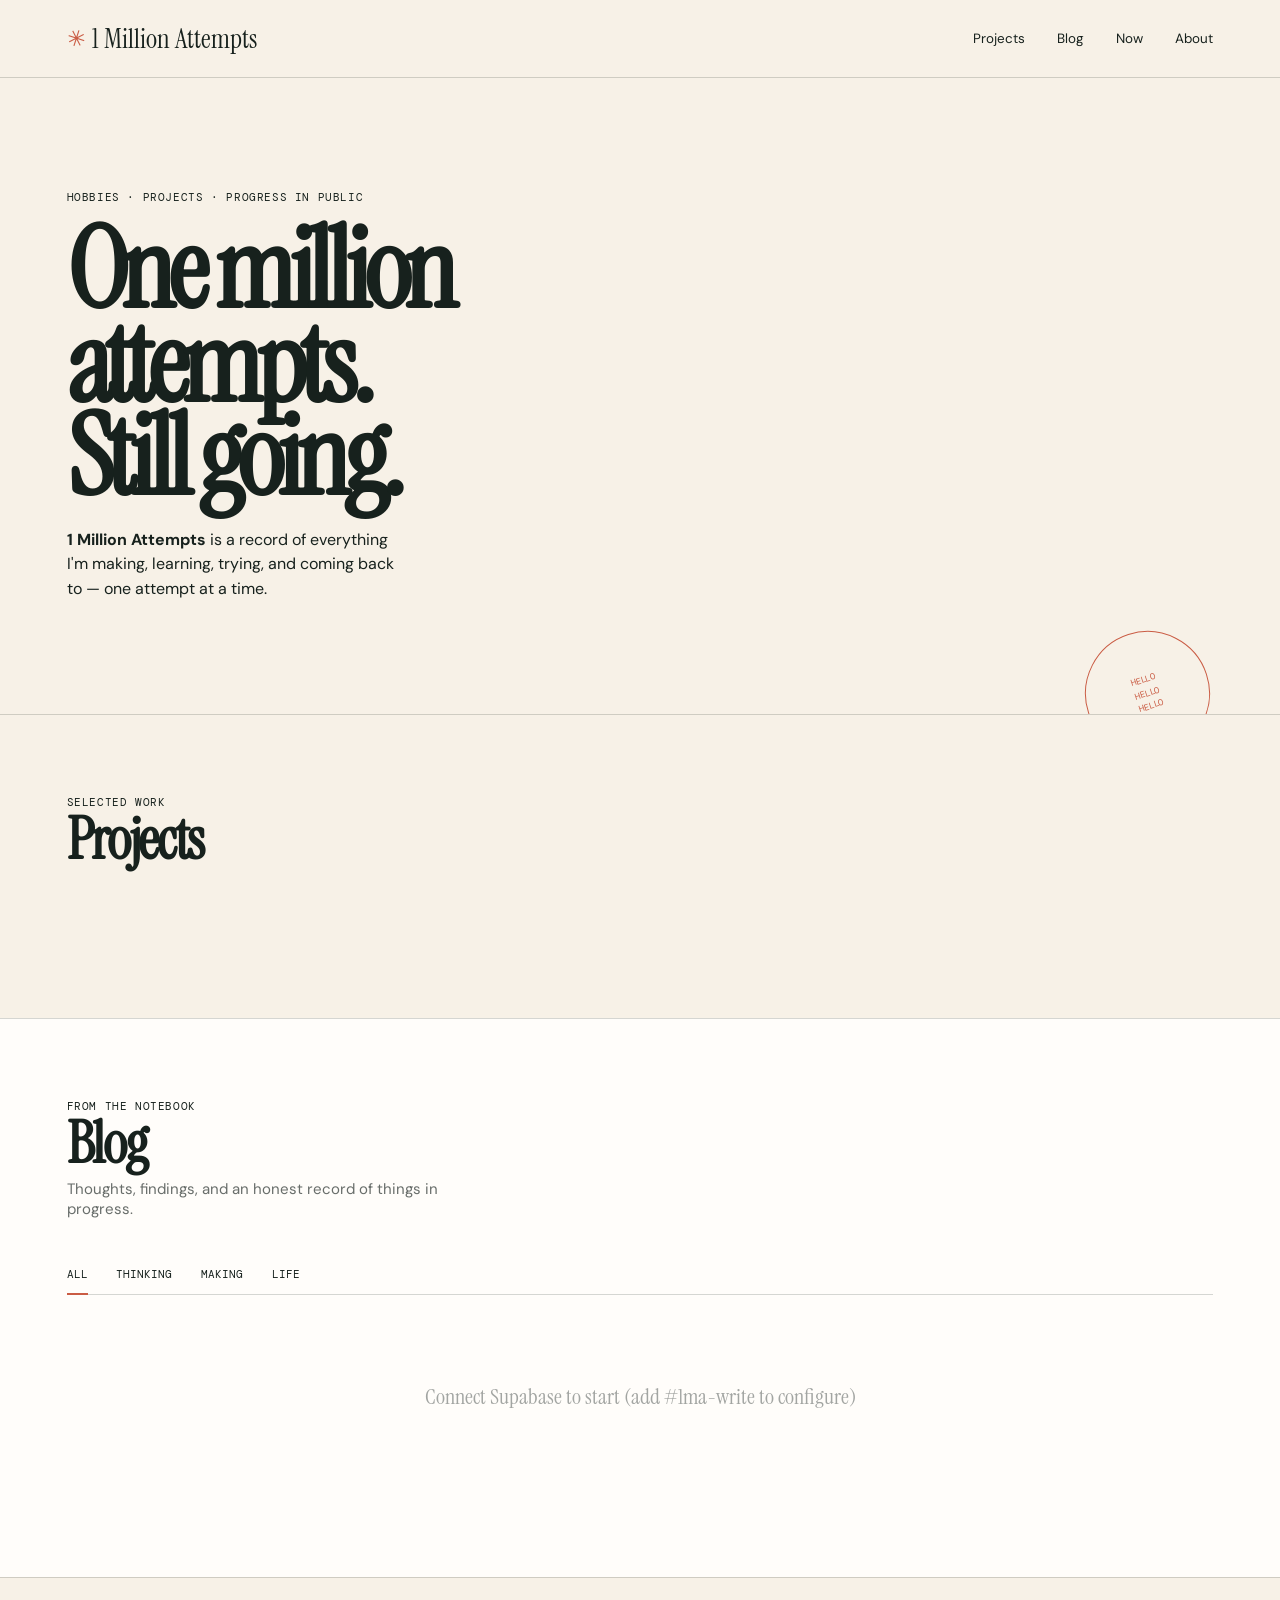
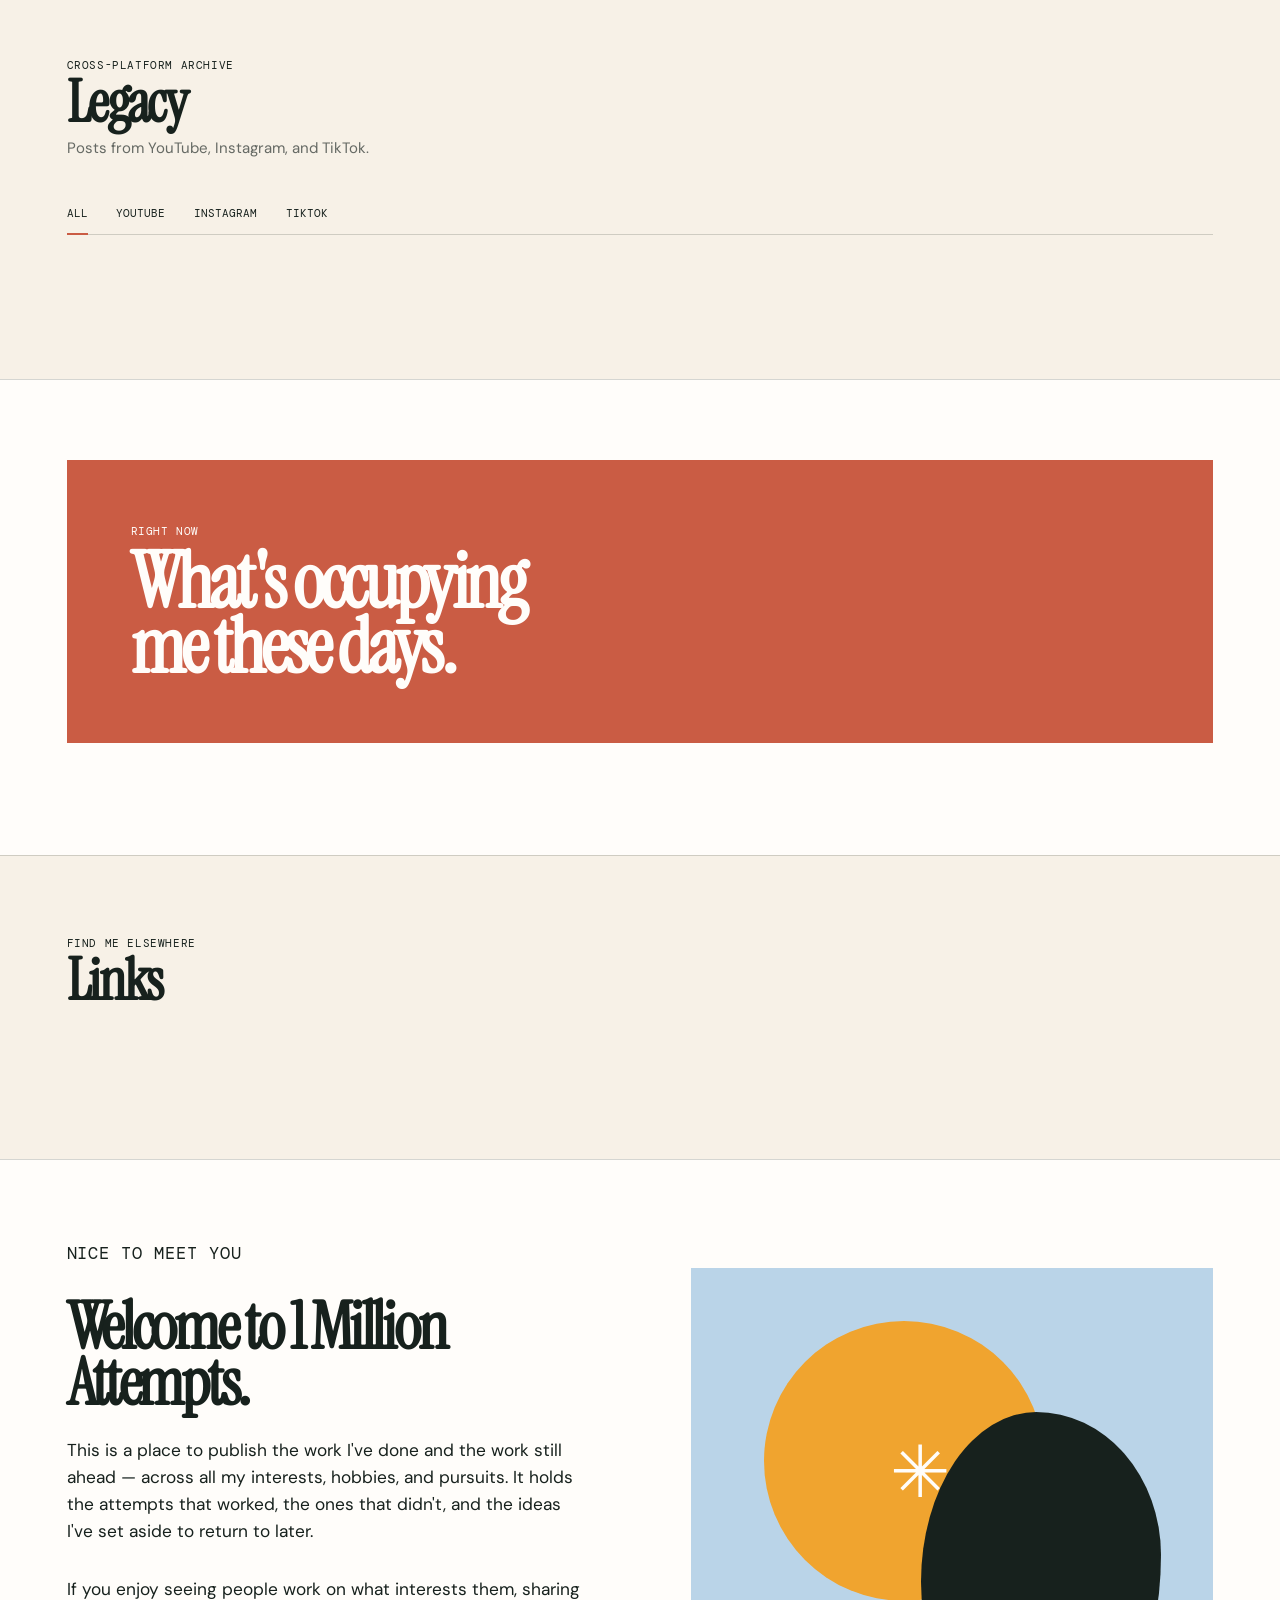
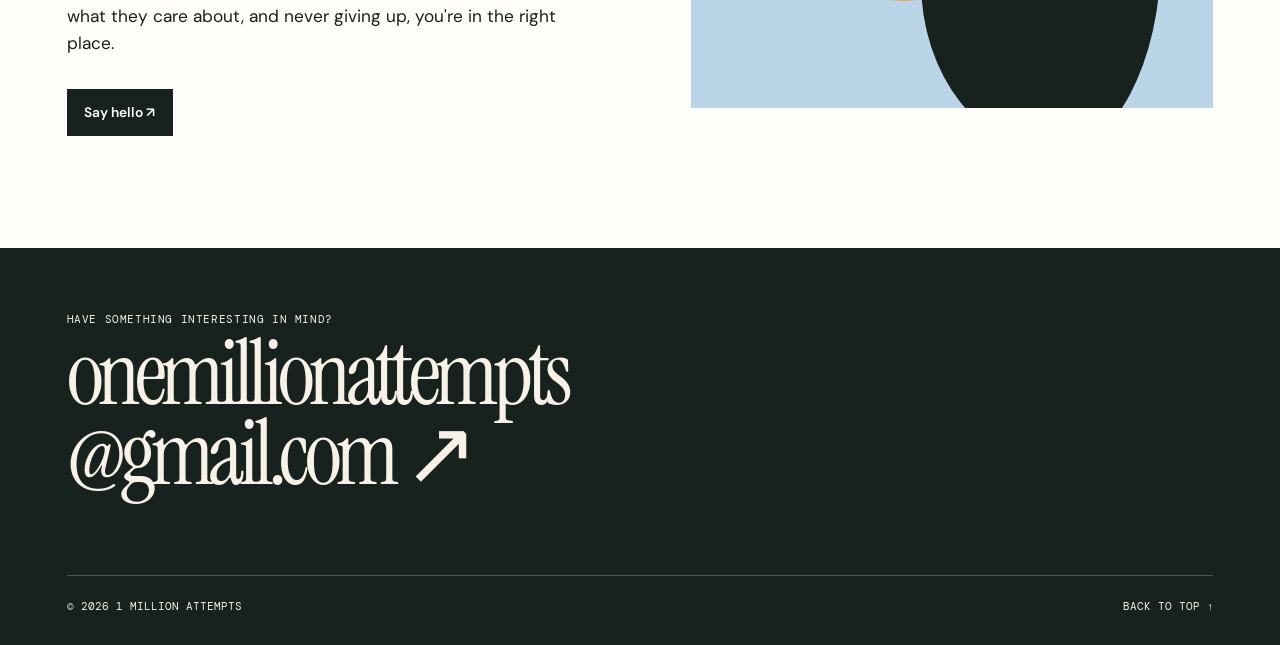
<file: index.html>
<!doctype html>
<html lang="en">
<head>
<meta charset="UTF-8">
<meta name="viewport" content="width=device-width, initial-scale=1.0">
<meta name="description" content="1 Million Attempts — a blog about making, thinking, and trying again.">
<title>1 Million Attempts</title>
<link rel="stylesheet" href="styles.css">
</head>
<body>
<a class="skip-link" href="#main">Skip to content</a>

<header class="header">
  <a class="logo" href="#top"><span>✳</span> 1 Million Attempts</a>
  <nav class="nav" id="nav">
    <a href="#projects">Projects</a>
    <a href="#posts">Blog</a>
    <a href="#now">Now</a>
    <a href="#about">About</a>
  </nav>
  <button class="menu-btn" id="menu-btn" aria-label="Menu"><span></span><span></span></button>
</header>

<main id="main">

<section class="hero" id="top">
  <div class="shell">
    <p class="mono">Hobbies · projects · progress in public</p>
    <h1>One million<br>attempts.<br>Still going.</h1>
    <p class="hero-desc"><strong>1 Million Attempts</strong> is a record of everything I'm making, learning, trying, and coming back to — one attempt at a time.</p>
    <div class="hero-stamp" aria-hidden="true"><span>HELLO</span><span>HELLO</span><span>HELLO</span></div>
  </div>
</section>

<section class="section" id="projects">
  <div class="shell">
    <div class="section-head">
      <p class="mono">Selected work</p>
      <h2>Projects</h2>
    </div>
    <div class="project-grid" id="project-grid"></div>
  </div>
</section>

<section class="section alt" id="posts">
  <div class="shell">
    <div class="section-head">
      <p class="mono">From the notebook</p>
      <h2>Blog</h2>
      <p class="sub">Thoughts, findings, and an honest record of things in progress.</p>
    </div>
    <div class="tag-bar" id="tag-bar" style="display:none">
      <span>Filtering by: <strong id="tag-name"></strong></span>
      <button id="tag-clear" type="button">&times;</button>
    </div>
    <div class="filters" id="filters">
      <button class="filter is-selected" data-filter="all" type="button">All</button>
      <button class="filter" data-filter="thinking" type="button">Thinking</button>
      <button class="filter" data-filter="making" type="button">Making</button>
      <button class="filter" data-filter="life" type="button">Life</button>
    </div>
    <div class="post-list" id="post-list"></div>
  </div>
</section>

<section class="section" id="legacy">
  <div class="shell">
    <div class="section-head">
      <p class="mono">Cross-platform archive</p>
      <h2>Legacy</h2>
      <p class="sub">Posts from YouTube, Instagram, and TikTok.</p>
    </div>
    <div class="platform-filters" id="platform-filters">
      <button class="pfilter is-selected" data-platform="all" type="button">All</button>
      <button class="pfilter" data-platform="youtube" type="button">YouTube</button>
      <button class="pfilter" data-platform="instagram" type="button">Instagram</button>
      <button class="pfilter" data-platform="tiktok" type="button">TikTok</button>
    </div>
    <div class="legacy-list" id="legacy-list"></div>
  </div>
</section>

<section class="section alt" id="now">
  <div class="shell">
    <div class="now-card">
      <div class="now-intro">
        <p class="mono">Right now</p>
        <h2>What's occupying me these days.</h2>
      </div>
      <div class="now-list" id="now-list"></div>
    </div>
  </div>
</section>

<section class="section" id="links">
  <div class="shell">
    <div class="section-head">
      <p class="mono">Find me elsewhere</p>
      <h2>Links</h2>
    </div>
    <div class="links-grid" id="links-grid"></div>
  </div>
</section>

<section class="section alt" id="about">
  <div class="shell about-shell">
    <div class="about-text">
      <p class="mono">Nice to meet you</p>
      <h2>Welcome to 1 Million Attempts.</h2>
      <p>This is a place to publish the work I've done and the work still ahead — across all my interests, hobbies, and pursuits. It holds the attempts that worked, the ones that didn't, and the ideas I've set aside to return to later.</p>
      <p>If you enjoy seeing people work on what interests them, sharing what they care about, and never giving up, you're in the right place.</p>
      <a class="btn" href="mailto:onemillionattempts@gmail.com">Say hello ↗</a>
    </div>
    <div class="about-art" aria-hidden="true">
      <div class="about-sun"></div>
      <div class="about-face"></div>
      <span>✳</span>
    </div>
  </div>
</section>

</main>

<footer class="footer" id="contact">
  <div class="shell">
    <p class="mono">Have something interesting in mind?</p>
    <a class="email" href="mailto:onemillionattempts@gmail.com">onemillionattempts<br>@gmail.com ↗</a>
    <div class="footer-bottom">
      <p>&copy; <span id="year"></span> 1 Million Attempts</p>
      <a href="#top">Back to top ↑</a>
    </div>
  </div>
</footer>

<datalist id="tag-datalist"></datalist>

<div id="toast" class="toast" role="alert" aria-live="polite"></div>

<div id="dialog" class="dialog">
  <div class="dialog-box" role="dialog" aria-labelledby="dialog-title">
    <h3 id="dialog-title">Edit</h3>
    <form id="dialog-form" novalidate>
      <div class="df-note" style="display:none">
        <label>Title <input type="text" name="df_note_title" id="df-note-title"></label>
        <label>Content <textarea name="df_note_content" id="df-note-content"></textarea></label>
        <label>Category <select name="df_note_cat" id="df-note-cat"><option value="thinking">Thinking</option><option value="making">Making</option><option value="life">Life</option></select></label>
        <label>Tags <input type="text" name="df_note_tags" id="df-note-tags" list="tag-datalist" placeholder="comma-separated"></label>
        <label>Featured image <input type="url" name="df_note_img" id="df-note-img" placeholder="https://..."></label>
        <label>Date <input type="date" name="df_note_date" id="df-note-date"></label>
      </div>
      <div class="df-project" style="display:none">
        <label>Title <input type="text" name="df_proj_title" id="df-proj-title"></label>
        <label>Description <textarea name="df_proj_desc" id="df-proj-desc"></textarea></label>
        <label>Number <input type="text" name="df_proj_num" id="df-proj-num"></label>
        <label>Year <input type="text" name="df_proj_year" id="df-proj-year"></label>
        <label>Tags <input type="text" name="df_proj_tags" id="df-proj-tags" list="tag-datalist" placeholder="comma-separated"></label>
        <label>Style <select name="df_proj_style" id="df-proj-style"><option value="sunrise">Sunrise</option><option value="moss">Moss</option><option value="ember">Ember</option></select></label>
        <label><input type="checkbox" name="df_proj_large" id="df-proj-large"> Large card</label>
        <label>Quote <input type="text" name="df_proj_quote" id="df-proj-quote"></label>
      </div>
      <div class="df-now" style="display:none">
        <label>Category <input type="text" name="df_now_cat" id="df-now-cat"></label>
        <label>Description <textarea name="df_now_desc" id="df-now-desc"></textarea></label>
        <label><input type="checkbox" name="df_now_italic" id="df-now-italic"> Italic</label>
      </div>
      <div class="df-legacy" style="display:none">
        <label>Platform <select name="df_leg_platform" id="df-leg-platform"><option value="youtube">YouTube</option><option value="instagram">Instagram</option><option value="tiktok">TikTok</option></select></label>
        <label>Title <input type="text" name="df_leg_title" id="df-leg-title"></label>
        <label>Content <textarea name="df_leg_content" id="df-leg-content"></textarea></label>
        <label>Link <input type="url" name="df_leg_link" id="df-leg-link"></label>
        <label>Date <input type="date" name="df_leg_date" id="df-leg-date"></label>
      </div>
      <div class="df-links" style="display:none">
        <label>Title <input type="text" name="df_link_title" id="df-link-title"></label>
        <label>URL <input type="url" name="df_link_url" id="df-link-url"></label>
        <label>Category <input type="text" name="df_link_cat" id="df-link-cat" placeholder="e.g. youtube, social"></label>
      </div>
      <div class="dialog-actions">
        <button type="button" id="dialog-cancel">Cancel</button>
        <button type="submit" id="dialog-save">Save</button>
      </div>
    </form>
    <div id="dialog-confirm" style="display:none">
      <p>Delete this item?</p>
      <div class="dialog-actions">
        <button id="confirm-no">No</button>
        <button id="confirm-yes" class="danger">Yes, delete</button>
      </div>
    </div>
  </div>
</div>

<div id="admin" class="admin-bar">
  <button id="cfg-toggle" type="button" aria-label="Settings">⚙️</button>
  <form id="cfg-form" class="cfg-form" style="display:none">
    <label>Supabase URL <input type="url" name="supabase_url" id="supabase_url"></label>
    <label>Anon Key <input type="text" name="supabase_key" id="supabase_key"></label>
    <button type="submit">Save & reload</button>
  </form>
  <div class="admin-tabs">
    <button class="atab is-active" data-pane="aposts" type="button">Posts</button>
    <button class="atab" data-pane="aprojects" type="button">Projects</button>
    <button class="atab" data-pane="anow" type="button">Now</button>
    <button class="atab" data-pane="alegacy" type="button">Legacy</button>
    <button class="atab" data-pane="alinks" type="button">Links</button>
  </div>
  <div class="apane is-active" id="aposts">
    <form id="f-post">
      <label>Title <input type="text" name="title" required></label>
      <label>Content <textarea name="content"></textarea></label>
      <label>Category <select name="category"><option value="thinking">Thinking</option><option value="making">Making</option><option value="life">Life</option></select></label>
      <label>Tags <input type="text" name="tags" list="tag-datalist" placeholder="comma-separated"></label>
      <label>Featured image <input type="url" name="featured_image" placeholder="https://..."></label>
      <label>Date <input type="date" name="date" required></label>
      <button type="submit">Add post</button>
    </form>
  </div>
  <div class="apane" id="aprojects">
    <form id="f-project">
      <label>Title <input type="text" name="title" required></label>
      <label>Description <textarea name="description"></textarea></label>
      <label>Number <input type="text" name="number"></label>
      <label>Year <input type="text" name="year"></label>
      <label>Tags <input type="text" name="tags" list="tag-datalist" placeholder="comma-separated"></label>
      <label>Style <select name="style"><option value="sunrise">Sunrise</option><option value="moss">Moss</option><option value="ember">Ember</option></select></label>
      <label><input type="checkbox" name="large"> Large card</label>
      <label>Quote <input type="text" name="quote"></label>
      <button type="submit">Add project</button>
    </form>
  </div>
  <div class="apane" id="anow">
    <form id="f-now">
      <label>Category <input type="text" name="category" required></label>
      <label>Description <textarea name="description" required></textarea></label>
      <label><input type="checkbox" name="italic"> Italic</label>
      <button type="submit">Add now item</button>
    </form>
  </div>
  <div class="apane" id="alegacy">
    <form id="f-legacy">
      <label>Platform <select name="platform"><option value="youtube">YouTube</option><option value="instagram">Instagram</option><option value="tiktok">TikTok</option></select></label>
      <label>Title <input type="text" name="title" required></label>
      <label>Content <textarea name="content"></textarea></label>
      <label>Link <input type="url" name="link"></label>
      <label>Date <input type="date" name="date" required></label>
      <button type="submit">Add legacy</button>
    </form>
  </div>
  <div class="apane" id="alinks">
    <form id="f-links">
      <label>Title <input type="text" name="title" required></label>
      <label>URL <input type="url" name="url" required></label>
      <label>Category <input type="text" name="category" placeholder="e.g. youtube, social"></label>
      <button type="submit">Add link</button>
    </form>
  </div>
</div>

<script src="script.js"></script>
</body>
</html>
</file>
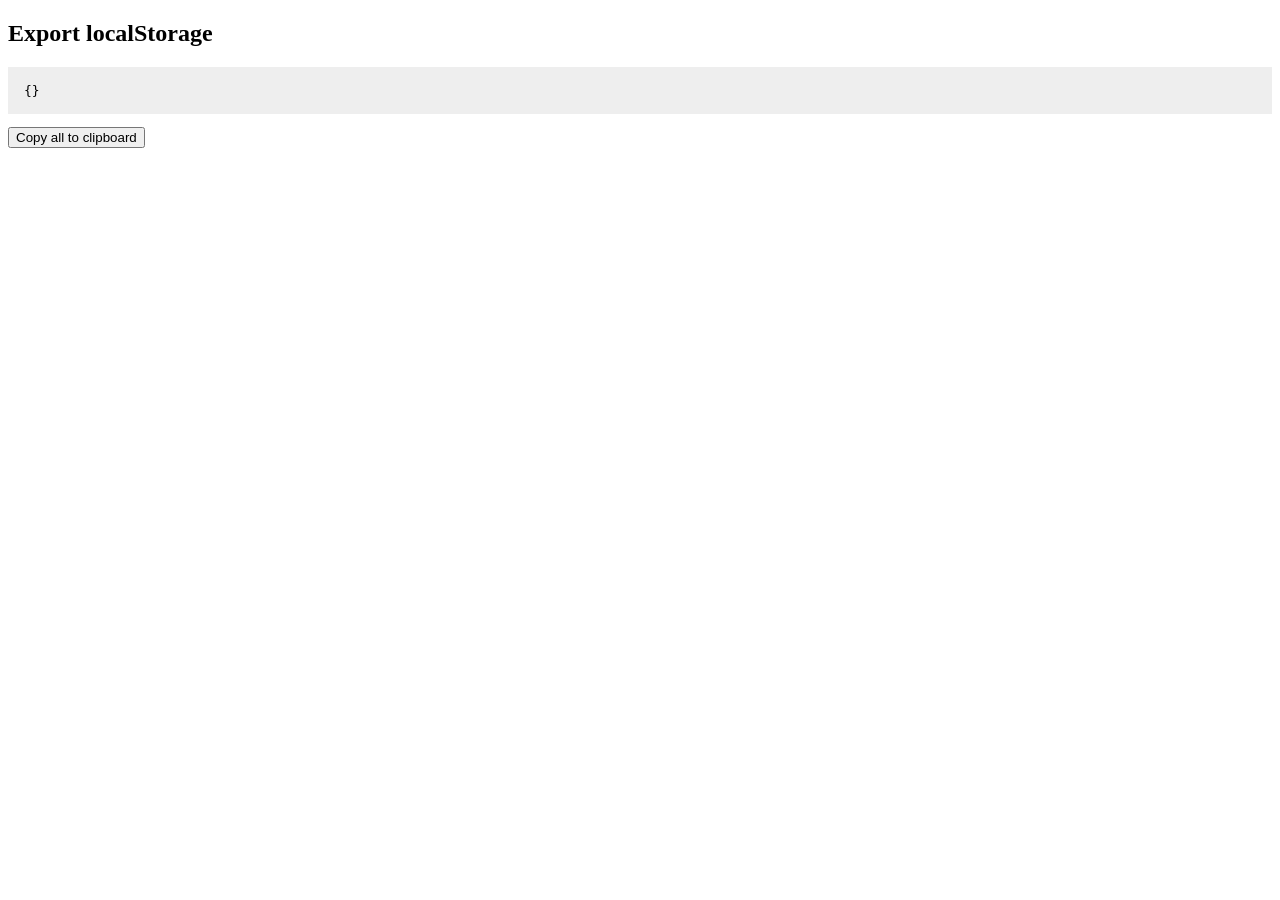
<file: export.html>
<!DOCTYPE html><html><body><h2>Export localStorage</h2>
<pre id="out" style="background:#eee;padding:1rem;max-height:80vh;overflow:auto;word-wrap:break-word;white-space:pre-wrap"></pre>
<button id="copy">Copy all to clipboard</button>
<script>
var data = {};
var keys = ['1ma_notes','1ma_work','1ma_now','1ma_legacy'];
keys.forEach(k => { var v = localStorage.getItem(k); if (v) data[k] = JSON.parse(v); });
document.getElementById('out').textContent = JSON.stringify(data, null, 2);
document.getElementById('copy').onclick = function() {
  navigator.clipboard.writeText(JSON.stringify(data)).then(function() { alert('Copied!'); });
};
</script></body></html>
</file>
<file: styles.css>
@import url("https://fonts.googleapis.com/css2?family=DM+Mono&family=DM+Sans:opsz,wght@9..40,400;9..40,500;9..40,600&family=Instrument+Serif:ital@0;1&display=swap");

:root {
  --ink: #17211d;
  --cream: #f7f1e7;
  --paper: #fffdfa;
  --sun: #f0a42f;
  --blue: #bad4e8;
  --moss: #456f57;
  --red: #ca5c44;
  --line: rgba(23,33,29,.18);
  --serif: "Instrument Serif", Georgia, serif;
  --sans: "DM Sans", Arial, sans-serif;
  --mono: "DM Mono", "Courier New", monospace;
}

* { box-sizing: border-box; }
html { scroll-behavior: smooth; }
body { margin: 0; color: var(--ink); background: var(--cream); font-family: var(--sans); -webkit-font-smoothing: antialiased; }
a { color: inherit; text-decoration: none; }
button { font: inherit; cursor: pointer; }
img { max-width: 100%; height: auto; display: block; }
.shell { max-width: 1300px; margin: 0 auto; padding: 0 5.2vw; }
.mono { font-family: var(--mono); font-size: .69rem; letter-spacing: .055em; text-transform: uppercase; margin: 0; }

.skip-link { position: fixed; top: -4rem; left: 1rem; z-index: 20; background: var(--ink); color: var(--cream); padding: .6rem 1rem; }
.skip-link:focus { top: 1rem; }

/* ── Header ── */
.header { display: flex; align-items: center; justify-content: space-between; height: 78px; padding: 0 5.2vw; border-bottom: 1px solid var(--line); }
.logo { display: flex; align-items: center; gap: .45rem; font-family: var(--serif); font-size: 1.7rem; }
.logo span { color: var(--red); font-size: 1.4rem; font-family: var(--sans); transform: rotate(18deg); display: inline-block; }
.nav { display: flex; gap: 2rem; }
.nav a { font-size: .84rem; position: relative; }
.nav a::after { content: ''; position: absolute; bottom: -.35rem; left: 0; width: 100%; height: 1px; background: var(--ink); transform: scaleX(0); transform-origin: left; transition: transform .2s; }
.nav a:hover::after, .nav a.active::after { transform: scaleX(1); }
.menu-btn { display: none; background: none; border: 0; width: 40px; height: 38px; flex-direction: column; justify-content: center; gap: 5px; padding: .5rem; z-index: 12; }
.menu-btn span { display: block; height: 1.5px; background: var(--ink); transition: transform .3s, opacity .3s; }
.menu-btn.open span:first-child { transform: translateY(6.5px) rotate(45deg); }
.menu-btn.open span:last-child { transform: translateY(-6.5px) rotate(-45deg); }

/* ── Hero ── */
.hero { padding: 7rem 0 6rem; position: relative; overflow: hidden; min-height: 550px; }
.hero h1 { font-family: var(--serif); font-size: clamp(4rem, 8.8vw, 8rem); letter-spacing: -.055em; line-height: .83; margin: 1.2rem 0 1.5rem; max-width: 900px; }
.hero-desc { font-size: 1rem; line-height: 1.55; max-width: 330px; }
.hero-stamp { position: absolute; right: 5.5vw; bottom: -42px; width: 125px; height: 125px; border-radius: 50%; border: 1px solid var(--red); display: flex; flex-direction: column; align-items: center; justify-content: center; color: var(--red); font-family: var(--mono); font-size: .55rem; line-height: 1.55; transform: rotate(-18deg); }

/* ── Section ── */
.section { padding: 5rem 0 7rem; border-top: 1px solid var(--line); }
.section.alt { background: var(--paper); }
.section-head { display: flex; flex-direction: column; gap: .25rem; margin-bottom: 2.5rem; }
.section-head h2 { font-family: var(--serif); font-size: clamp(2.9rem, 4.5vw, 4rem); letter-spacing: -.04em; line-height: .92; margin: 0; }
.section-head .sub { font-size: .94rem; margin: .3rem 0 0; color: rgba(23,33,29,.65); max-width: 400px; }

/* ── Project grid ── */
.project-grid { display: grid; gap: 1.25rem; grid-template-columns: 1.15fr .85fr; }
.project-card { min-height: 420px; position: relative; overflow: hidden; }
.project-card a { display: block; height: 100%; padding: 1.4rem; position: relative; transition: none; }
.project-card.large { grid-row: span 2; min-height: 600px; }
.project-card.sunrise { background: var(--sun); }
.project-card.moss { background: var(--moss); color: var(--paper); }
.project-card.ember { background: var(--blue); }
.card-top { display: flex; justify-content: space-between; font-family: var(--mono); font-size: .68rem; }
.card-body { position: absolute; bottom: 1.65rem; left: 1.65rem; max-width: 75%; z-index: 2; }
.card-body .mono { margin-bottom: .45rem; }
.card-body h3 { font-family: var(--serif); font-size: clamp(2.8rem, 4vw, 4.5rem); letter-spacing: -.04em; line-height: .86; margin: 0 0 .5rem; }
.card-body p:last-child { font-size: .9rem; line-height: 1.45; max-width: 320px; margin: 0; }
.card-arrow { position: absolute; bottom: 1.5rem; right: 1.5rem; width: 38px; height: 38px; border-radius: 50%; border: 1px solid currentColor; display: flex; align-items: center; justify-content: center; font-size: 1.2rem; transition: background .2s, color .2s, transform .2s; }
.project-card a:hover .card-arrow { background: var(--ink); color: var(--paper); transform: translate(2px,-2px); }
.project-card a::after { content: ''; position: absolute; inset: 0; background: linear-gradient(to top, rgba(0,0,0,.12), transparent 60%); opacity: 0; transition: opacity .3s; pointer-events: none; }
.project-card a:hover::after { opacity: 1; }
.project-card .orbit { position: absolute; right: 8%; top: 22%; width: 260px; height: 260px; border-radius: 50%; border: 1px solid rgba(23,33,29,.85); display: flex; align-items: center; justify-content: center; font-family: var(--serif); font-size: 5.8rem; transform: rotate(-18deg); transition: transform 1s cubic-bezier(.22,1,.36,1); }
.project-card a:hover .orbit { transform: rotate(18deg) scale(1.03); }
.project-card .moss-a, .project-card .moss-b { position: absolute; border-radius: 48% 52% 56% 44% / 55% 39% 61% 45%; }
.project-card .moss-a { background: #c9d48a; width: 200px; height: 230px; right: 16%; top: 14%; }
.project-card .moss-b { background: #e8b96c; width: 120px; height: 100px; right: 8%; bottom: 23%; }
.card-quote { position: absolute; top: 21%; left: 10%; font-family: var(--serif); font-size: 2.2rem; line-height: .94; max-width: 290px; transform: rotate(-4deg); }

/* ── Filters ── */
.filters, .platform-filters { display: flex; gap: 1.8rem; border-bottom: 1px solid var(--line); margin-bottom: 2rem; }
.filter, .pfilter { background: none; border: 0; font-family: var(--mono); font-size: .69rem; text-transform: uppercase; padding: .5rem 0 .85rem; position: relative; color: var(--ink); }
.filter::after, .pfilter::after { content: ''; position: absolute; bottom: -1px; left: 0; width: 100%; height: 2px; background: var(--red); transform: scaleX(0); transition: transform .2s; }
.filter.is-selected::after, .pfilter.is-selected::after { transform: scaleX(1); }

/* ── Tag bar ── */
.tag-bar { display: flex; align-items: center; gap: .5rem; padding: .5rem 1rem; border: 1px solid var(--line); border-radius: 6px; background: var(--paper); margin-bottom: 1rem; font-size: .85rem; }
.tag-bar span { color: rgba(23,33,29,.6); }
.tag-bar strong { font-family: var(--mono); font-weight: 600; }
.tag-bar button { background: none; border: 0; font-size: 1.1rem; color: rgba(23,33,29,.35); margin-left: auto; padding: 0 0 0 .5rem; transition: color .2s; }
.tag-bar button:hover { color: var(--red); }

/* ── Post list ── */
.post-list { display: flex; flex-direction: column; gap: 0; }
.post-item { border-bottom: 1px solid var(--line); position: relative; }
.post-item a { display: grid; grid-template-columns: auto 1fr auto; gap: 1.2rem; align-items: center; padding: 1.5rem 0; transition: padding .2s; }
.post-item a:hover { padding-left: .45rem; padding-right: .45rem; }
.post-meta { font-family: var(--mono); font-size: .67rem; color: rgba(23,33,29,.65); min-width: 70px; }
.post-cat { font-family: var(--mono); font-size: .69rem; color: var(--red); margin-bottom: .25rem; text-transform: uppercase; }
.post-item h3 { font-family: var(--serif); font-size: clamp(1.65rem, 2.6vw, 2.35rem); letter-spacing: -.025em; line-height: 1; margin: 0; }
.post-body { margin-top: .4rem; }
.post-body p { font-size: .88rem; line-height: 1.5; margin: 0 0 .35rem; color: rgba(23,33,29,.8); }
.post-featured { margin-top: .5rem; border-radius: 4px; overflow: hidden; max-width: 300px; }
.post-tags { display: flex; gap: .4rem; flex-wrap: wrap; margin-top: .4rem; }
.post-tag { font-family: var(--mono); font-size: .55rem; font-weight: 600; text-transform: uppercase; letter-spacing: .04em; background: var(--red); color: var(--cream); padding: .15rem .45rem; border-radius: 3px; }
.post-arrow { font-size: 1.35rem; transition: transform .2s; }
.post-item a:hover .post-arrow { transform: translate(2px,-2px); }

/* ── Content renderer ── */
.content-img { margin: .5rem 0; border-radius: 4px; overflow: hidden; }
.content-img img { border-radius: 4px; }

/* ── Legacy ── */
.legacy-list { display: flex; flex-direction: column; gap: 0; }
.legacy-item { border-bottom: 1px solid var(--line); padding: 1rem 0; display: grid; grid-template-columns: auto 1fr auto; gap: 1rem; align-items: center; position: relative; }
.legacy-item a { display: contents; color: inherit; }
.legacy-item a:hover .legacy-title { text-decoration: underline; }
.legacy-badge { font-family: var(--mono); font-size: .6rem; padding: .2rem .55rem; border-radius: 3px; text-transform: uppercase; letter-spacing: .04em; white-space: nowrap; }
.legacy-badge.youtube { background: #ff000022; color: #cc0000; }
.legacy-badge.instagram { background: #e4405f22; color: #c13584; }
.legacy-badge.tiktok { background: #01010122; color: #010101; }
.legacy-title { font-family: var(--serif); font-size: 1.15rem; line-height: 1.3; margin: 0; }
.legacy-title small { font-family: var(--sans); font-size: .75rem; color: rgba(23,33,29,.5); }
.legacy-body { margin-top: .3rem; }
.legacy-body p { font-size: .82rem; line-height: 1.45; margin: 0 0 .25rem; color: rgba(23,33,29,.65); }
.legacy-body .content-img { max-width: 240px; }
.legacy-arrow { color: rgba(23,33,29,.25); font-size: 1.1rem; transition: transform .2s; }
.legacy-item a:hover .legacy-arrow { transform: translate(2px,-2px); }
.legacy-empty { font-family: var(--serif); font-size: 1.4rem; color: rgba(23,33,29,.4); padding: 2rem 0; margin: 0; }
.legacy-youtube a { display: flex !important; gap: 1rem; align-items: flex-start; }
.legacy-yt-thumb { width: 120px; flex-shrink: 0; }
.legacy-yt-thumb img { border-radius: 4px; }
.legacy-yt-info { flex: 1; min-width: 0; }
.legacy-yt-author { font-size: .78rem; color: rgba(23,33,29,.5); margin: .15rem 0 0; }

/* ── Now ── */
.now-card { background: var(--red); color: var(--paper); padding: clamp(2rem,5vw,5rem); display: grid; grid-template-columns: .9fr 1.1fr; gap: 2rem; }
.now-intro h2 { font-family: var(--serif); font-size: clamp(3.4rem,6vw,5.5rem); letter-spacing: -.05em; line-height: .84; margin: .8rem 0 0; }
.now-list { display: flex; flex-direction: column; }
.now-entry { border-bottom: 1px solid rgba(255,253,250,.45); padding: .8rem 0; position: relative; }
.now-entry:first-child { border-top: 1px solid rgba(255,253,250,.45); }
.now-entry-cat { color: #ffd2bf; font-family: var(--mono); font-size: .67rem; text-transform: uppercase; margin-bottom: .35rem; }
.now-entry p { font-size: 1rem; line-height: 1.4; margin: 0; max-width: 375px; }
.now-entry .content-img { max-width: 240px; margin: .25rem 0; }

/* ── Links ── */
.links-grid { display: grid; gap: 1rem; grid-template-columns: repeat(auto-fill, minmax(260px, 1fr)); }
.link-card { border: 1px solid var(--line); border-radius: 6px; padding: 1.2rem; transition: background .2s; }
.link-card:hover { background: var(--cream); }
.link-card .mono { font-size: .6rem; color: var(--red); margin-bottom: .25rem; }
.link-card h3 { font-family: var(--serif); font-size: 1.2rem; margin: 0; }
.link-card a { display: block; }
.link-arrow { transition: transform .2s; display: inline-block; }
.link-card:hover .link-arrow { transform: translate(2px,-2px); }

/* ── About ── */
.about-shell { display: grid; grid-template-columns: 1fr 1fr; gap: clamp(2.5rem,8vw,9rem); align-items: center; }
.about-text h2 { font-family: var(--serif); font-size: clamp(3.2rem,5.1vw,5.1rem); letter-spacing: -.05em; line-height: .85; margin: .5rem 0 1.7rem; }
.about-text p { font-size: 1.08rem; line-height: 1.55; margin-bottom: 2rem; }
.btn { display: inline-flex; align-items: center; gap: 1.2rem; background: var(--ink); color: var(--paper); padding: .9rem 1.1rem; font-size: .86rem; font-weight: 600; transition: opacity .2s; }
.btn:hover { opacity: .85; }
.about-art { background: var(--blue); min-height: 440px; position: relative; overflow: hidden; }
.about-sun { position: absolute; width: 280px; height: 280px; border-radius: 50%; background: var(--sun); left: 14%; top: 12%; }
.about-face { position: absolute; right: 10%; bottom: -10%; width: 240px; height: 340px; border-radius: 48% 52% 44% 56% / 50% 42% 58% 50%; background: var(--ink); }
.about-art span { position: absolute; left: 38%; top: 36%; font-size: 4.5rem; color: var(--paper); }

/* ── Footer ── */
.footer { background: var(--ink); color: var(--cream); padding: 4rem 0 2rem; }
.footer .email { display: inline-block; font-family: var(--serif); font-size: clamp(3rem,7vw,7rem); letter-spacing: -.06em; line-height: .9; margin: .5rem 0 5rem; }
.footer .email:hover span { transform: translate(4px,-4px); }
.footer-bottom { display: flex; justify-content: space-between; align-items: center; border-top: 1px solid rgba(247,241,231,.25); padding-top: 1.5rem; font-family: var(--mono); font-size: .66rem; text-transform: uppercase; }
.footer-bottom p { margin: 0; }

/* ── Item actions (admin) ── */
.item-actions { display: none; gap: .15rem; position: absolute; right: 0; top: .4rem; z-index: 5; }
body.admin .item-actions { display: flex; }
.item-edit { background: none; border: 0; font-size: .9rem; font-weight: 700; color: rgba(23,33,29,.25); padding: .3rem .2rem; transition: color .2s; }
.item-edit:hover { color: var(--ink); }
.item-delete { background: none; border: 0; font-size: .9rem; color: rgba(23,33,29,.25); padding: .3rem; transition: color .2s; }
.item-delete:hover { color: var(--red); }
.project-card .item-actions { top: .5rem; right: .5rem; }
.now-entry .item-actions { right: 0; top: .5rem; }
.now-entry .item-edit, .now-entry .item-delete { color: #ffd2bf; }
.now-entry .item-edit:hover, .now-entry .item-delete:hover { color: var(--paper); }

/* ── Toast ── */
.toast { position: fixed; bottom: 2rem; left: 50%; transform: translateX(-50%) translateY(80px); background: var(--ink); color: var(--cream); padding: .65rem 1.2rem; border-radius: 6px; font-size: .85rem; opacity: 0; transition: opacity .3s, transform .3s; z-index: 100; pointer-events: none; }
.toast.show { opacity: 1; transform: translateX(-50%) translateY(0); }

/* ── Dialog ── */
.dialog { position: fixed; inset: 0; background: rgba(23,33,29,.45); display: flex; align-items: center; justify-content: center; opacity: 0; pointer-events: none; transition: opacity .25s; z-index: 200; }
.dialog.show { opacity: 1; pointer-events: auto; }
.dialog-box { background: var(--paper); border-radius: 8px; padding: 1.5rem; max-width: 500px; width: 90vw; max-height: 90vh; overflow-y: auto; }
.dialog-box h3 { font-family: var(--serif); font-size: 1.6rem; margin: 0 0 1.2rem; }
.dialog-box label { display: block; font-family: var(--mono); font-size: .65rem; text-transform: uppercase; letter-spacing: .05em; margin-bottom: .75rem; }
.dialog-box input, .dialog-box select, .dialog-box textarea { display: block; width: 100%; margin-top: .25rem; padding: .5rem .7rem; border: 1px solid var(--line); border-radius: 4px; background: var(--cream); font-family: var(--sans); font-size: .9rem; }
.dialog-box textarea { resize: vertical; min-height: 80px; }
.dialog-box input[type="checkbox"] { display: inline; width: auto; margin-right: .4rem; }
.dialog-actions { display: flex; gap: .7rem; margin-top: 1rem; }
.dialog-actions button { padding: .5rem 1rem; border: 0; border-radius: 4px; font-size: .82rem; font-weight: 600; background: var(--ink); color: var(--cream); }
.dialog-actions #dialog-cancel { background: transparent; border: 1px solid var(--line); color: var(--ink); }
.dialog-actions .danger { background: var(--red); }
#dialog-confirm p { font-size: .95rem; }

/* ── Admin bar ── */
.admin-bar { display: none; background: var(--paper); border-top: 2px solid var(--red); padding: 1.5rem 5.2vw 3rem; }
body.admin .admin-bar { display: block; }
.admin-bar #cfg-toggle { background: var(--red); border: 0; border-radius: 4px; color: var(--paper); font-family: var(--mono); font-size: .65rem; padding: .35rem .7rem; text-transform: uppercase; }
.cfg-form { display: grid; grid-template-columns: 1fr 1fr; gap: 1rem; margin-top: 1rem; padding-bottom: 1.5rem; border-bottom: 1px solid var(--line); }
.cfg-form label { font-family: var(--mono); font-size: .65rem; text-transform: uppercase; }
.cfg-form input { display: block; width: 100%; margin-top: .25rem; padding: .5rem .7rem; border: 1px solid var(--line); border-radius: 4px; background: var(--cream); font-family: var(--sans); font-size: .9rem; }
.cfg-form button { padding: .5rem 1rem; border: 0; border-radius: 4px; background: var(--ink); color: var(--cream); font-size: .82rem; font-weight: 600; align-self: end; }
.admin-tabs { display: flex; gap: 0; border-bottom: 1px solid var(--line); margin: 1.2rem 0; }
.atab { background: none; border: 0; border-bottom: 2px solid transparent; font-family: var(--mono); font-size: .68rem; text-transform: uppercase; padding: .5rem 1rem .65rem; color: rgba(23,33,29,.45); margin-bottom: -1px; transition: color .2s, border-color .2s; }
.atab:hover { color: var(--ink); }
.atab.is-active { border-bottom-color: var(--red); color: var(--ink); }
.apane { display: none; flex-direction: column; gap: .85rem; max-width: 500px; }
.apane.is-active { display: flex; }
.apane label { font-family: var(--mono); font-size: .65rem; text-transform: uppercase; letter-spacing: .05em; }
.apane input, .apane select, .apane textarea { display: block; width: 100%; margin-top: .25rem; padding: .5rem .7rem; border: 1px solid var(--line); border-radius: 4px; background: var(--cream); font-family: var(--sans); font-size: .9rem; }
.apane textarea { resize: vertical; min-height: 80px; }
.apane input[type="checkbox"] { display: inline; width: auto; margin-right: .4rem; }
.apane button[type="submit"] { padding: .5rem 1rem; border: 0; border-radius: 4px; background: var(--ink); color: var(--cream); font-size: .82rem; font-weight: 600; width: auto; align-self: flex-start; }

/* ── Scroll reveal ── */
.reveal { opacity: 0; transform: translateY(28px); transition: opacity .7s ease, transform .7s cubic-bezier(.22,1,.36,1); }
.reveal.show { opacity: 1; transform: translateY(0); }

/* ── Mobile ── */
@media (max-width: 720px) {
  .header { height: 67px; }
  .menu-btn { display: flex; }
  .nav { position: fixed; inset: 0; background: var(--cream); flex-direction: column; gap: 1.4rem; padding: 6.5rem 5.2vw 2.5rem; transform: translateX(100%); transition: transform .35s cubic-bezier(.22,1,.36,1); z-index: 10; }
  .nav.open { transform: translateX(0); }
  .nav a { font-family: var(--serif); font-size: 2.2rem; }
  .hero { min-height: auto; }
  .hero h1 { font-size: clamp(3.8rem,15.5vw,6rem); }
  .project-grid { grid-template-columns: 1fr; }
  .project-card.large { grid-row: auto; min-height: 440px; }
  .project-card { min-height: 360px; }
  .project-card .orbit { width: 200px; height: 200px; font-size: 4.5rem; }
  .section-head .sub { max-width: 100%; }
  .post-item a { grid-template-columns: 70px 1fr auto; }
  .post-item h3 { font-size: 1.65rem; }
  .filters, .platform-filters { overflow-x: auto; gap: 1rem; }
  .filter, .pfilter { flex-shrink: 0; }
  .now-card { grid-template-columns: 1fr; }
  .now-intro h2 { font-size: clamp(2.8rem,10vw,3.5rem); }
  .about-shell { grid-template-columns: 1fr; gap: 3rem; }
  .about-art { min-height: 340px; }
  .links-grid { grid-template-columns: 1fr; }
  .legacy-item { grid-template-columns: auto 1fr; gap: .5rem .8rem; }
  .footer .email { margin-bottom: 3rem; }
  .footer-bottom { flex-direction: column; gap: 1rem; align-items: flex-start; }
}
</file>
